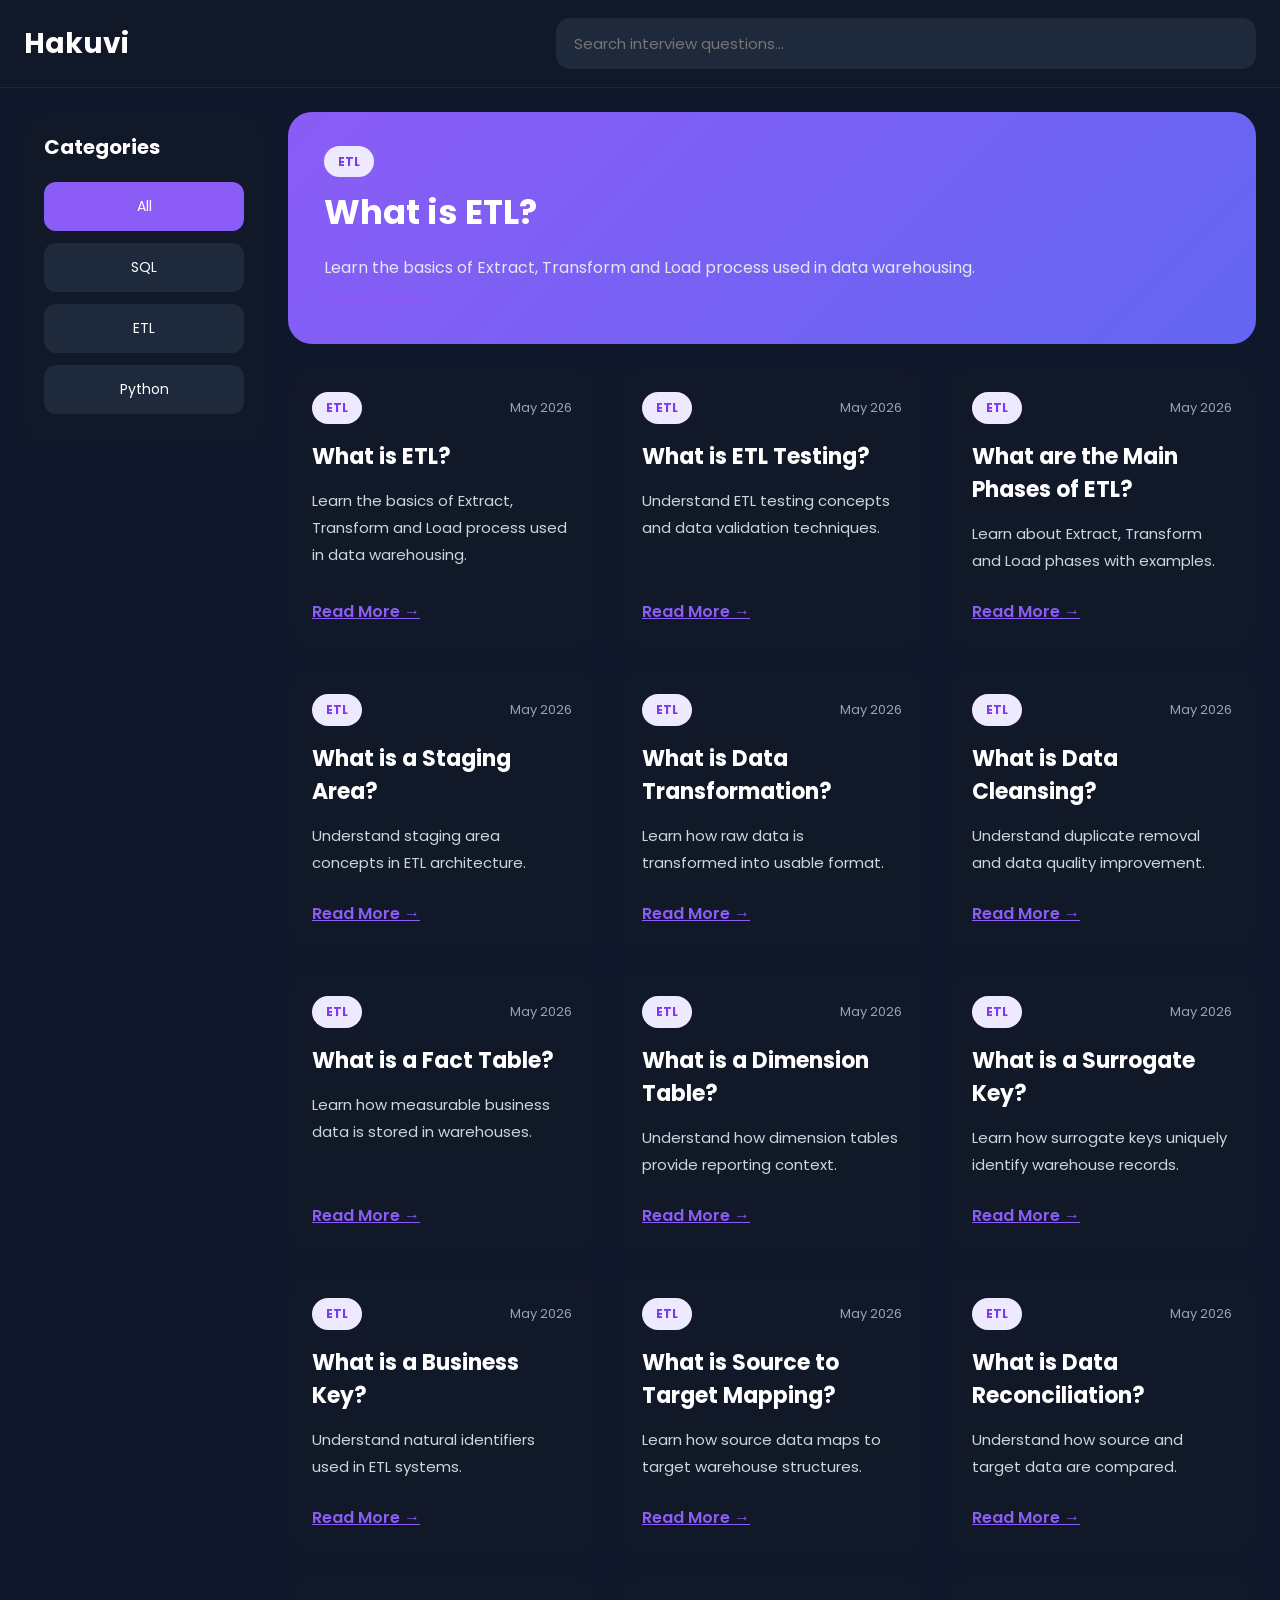
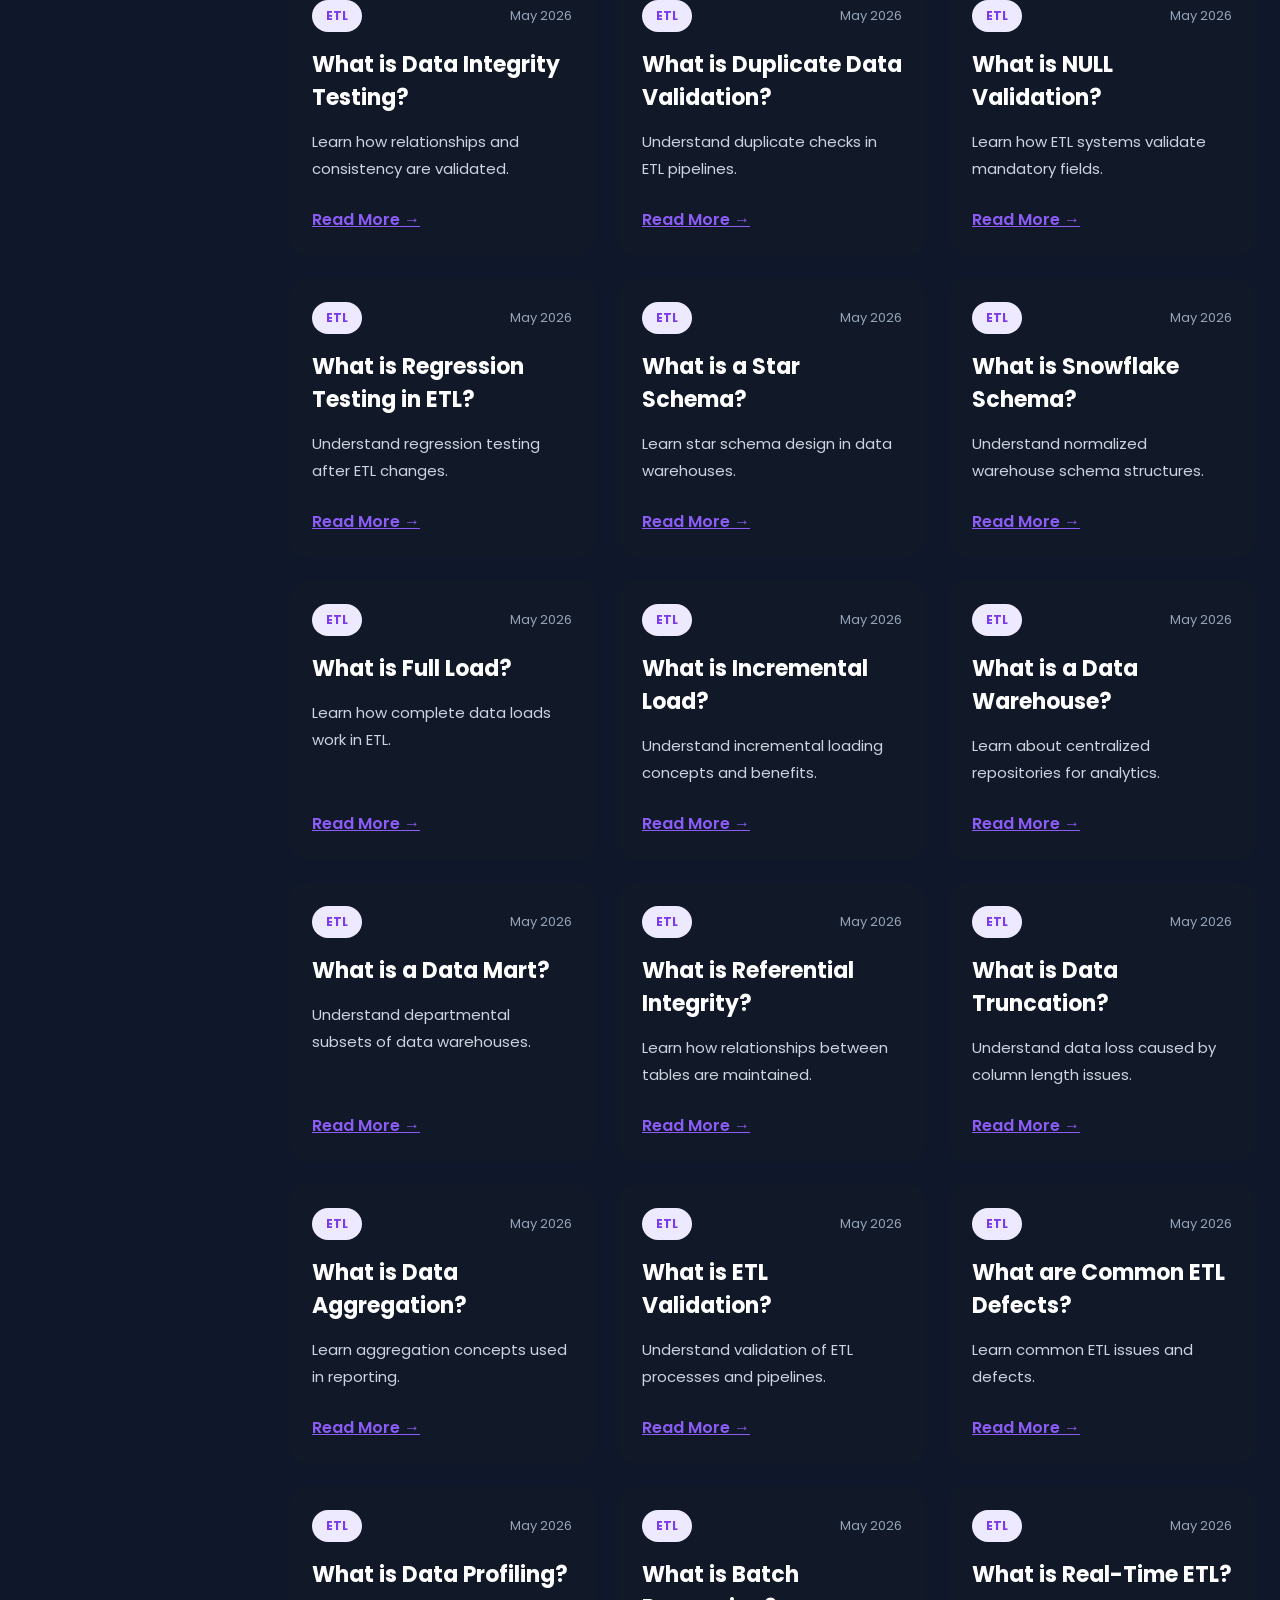
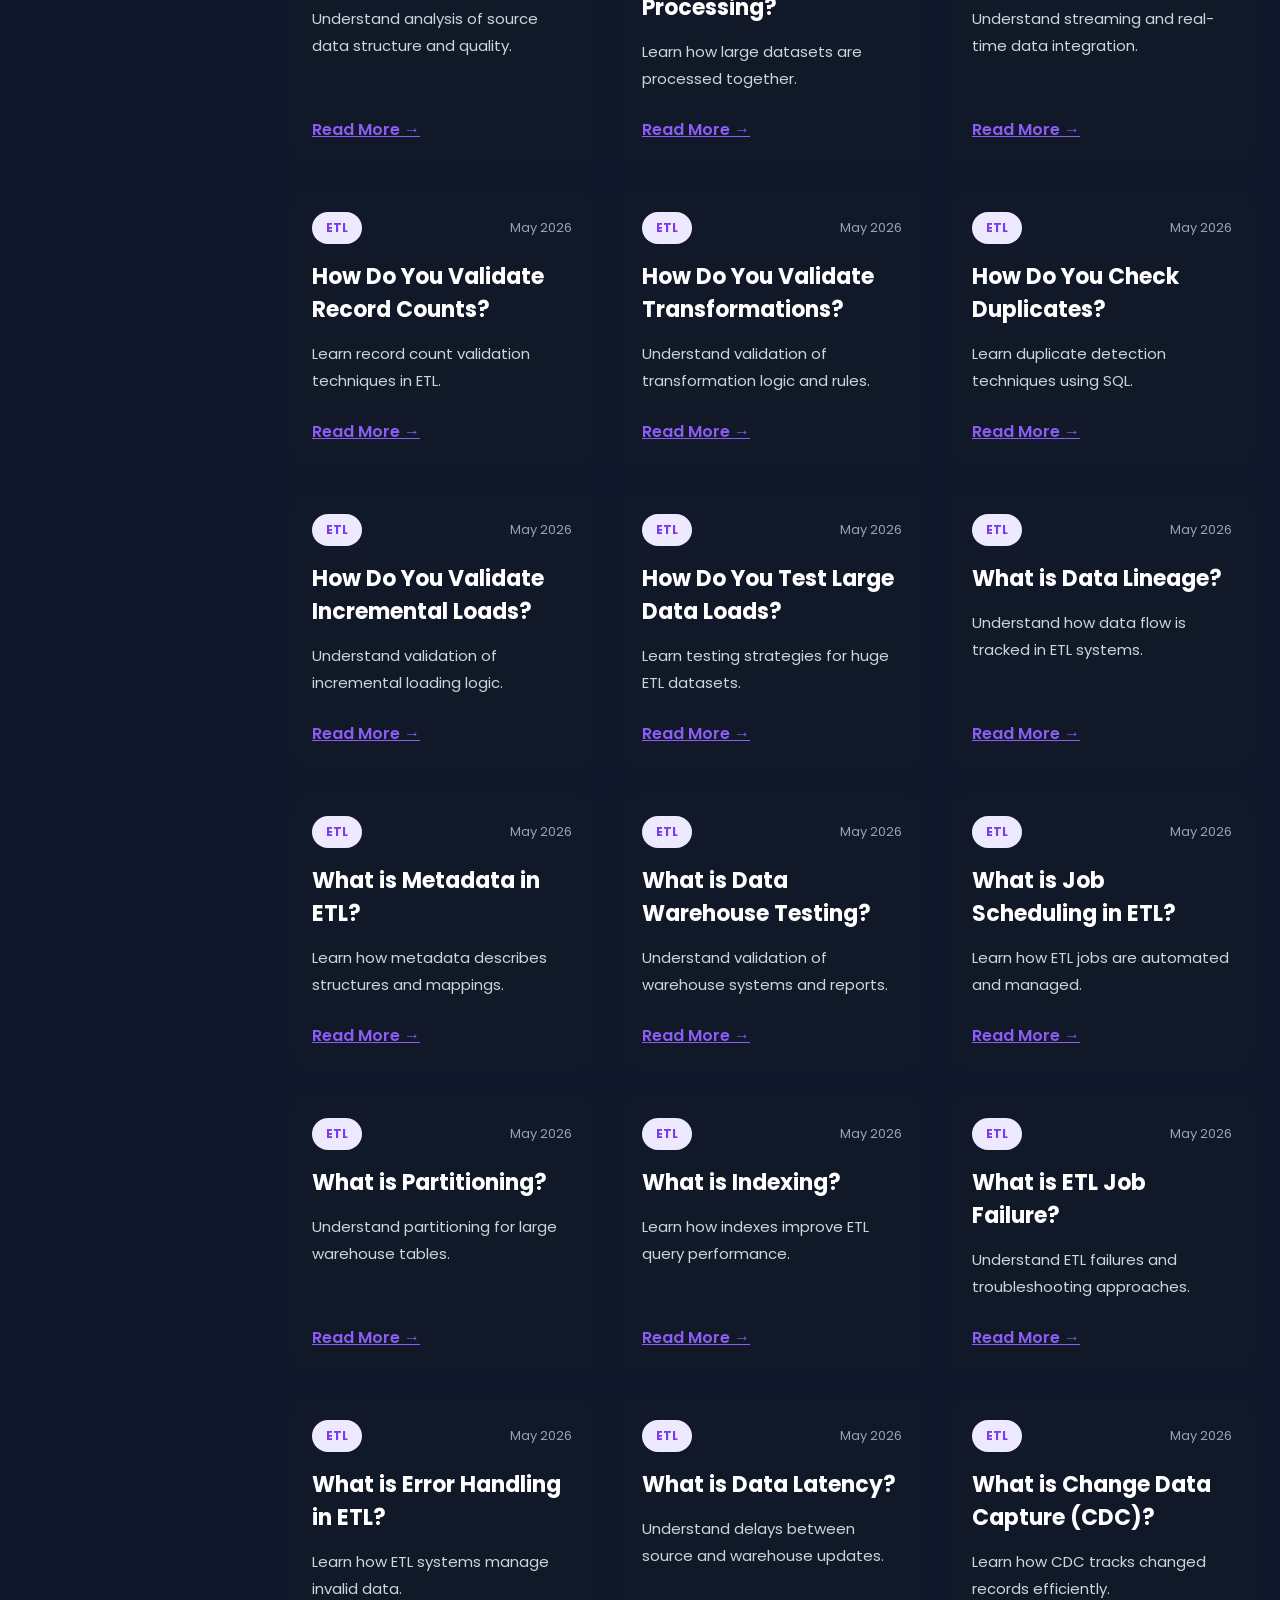
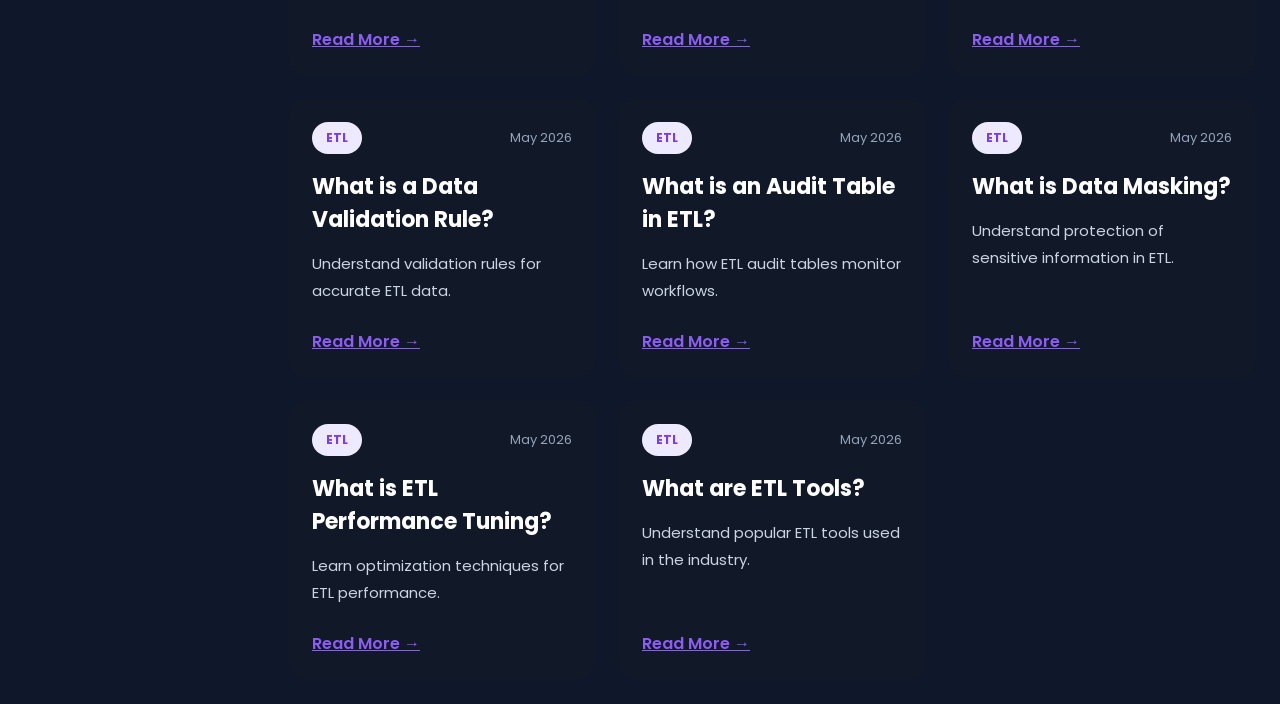
<file: index.html>
<!DOCTYPE html>
<html lang="en">

<head>

<meta charset="UTF-8">
<meta name="viewport" content="width=device-width, initial-scale=1.0">

<title>Hakuvi Interview Hub</title>

<link rel="stylesheet" href="css/style.css">

<link href="https://fonts.googleapis.com/css2?family=Poppins:wght@300;400;500;600;700&display=swap" rel="stylesheet">

</head>

<body>

<header class="topbar">

<div class="logo">
Hakuvi
</div>

<div class="search-container">

<input
type="text"
id="searchInput"
placeholder="Search interview questions...">

</div>

</header>

<main class="layout">

<aside class="sidebar">

<h3>Categories</h3>

<button class="filter-btn active"
data-category="All">

All

</button>

<button class="filter-btn"
data-category="SQL">

SQL

</button>

<button class="filter-btn"
data-category="ETL">

ETL

</button>

<button class="filter-btn"
data-category="Python">

Python

</button>

</aside>

<section class="feed">

<div id="featured-question">

</div>

<div class="questions-feed"
id="questions-container">

</div>

</section>

</main>

<script src="js/script.js"></script>

</body>

</html>
</file>
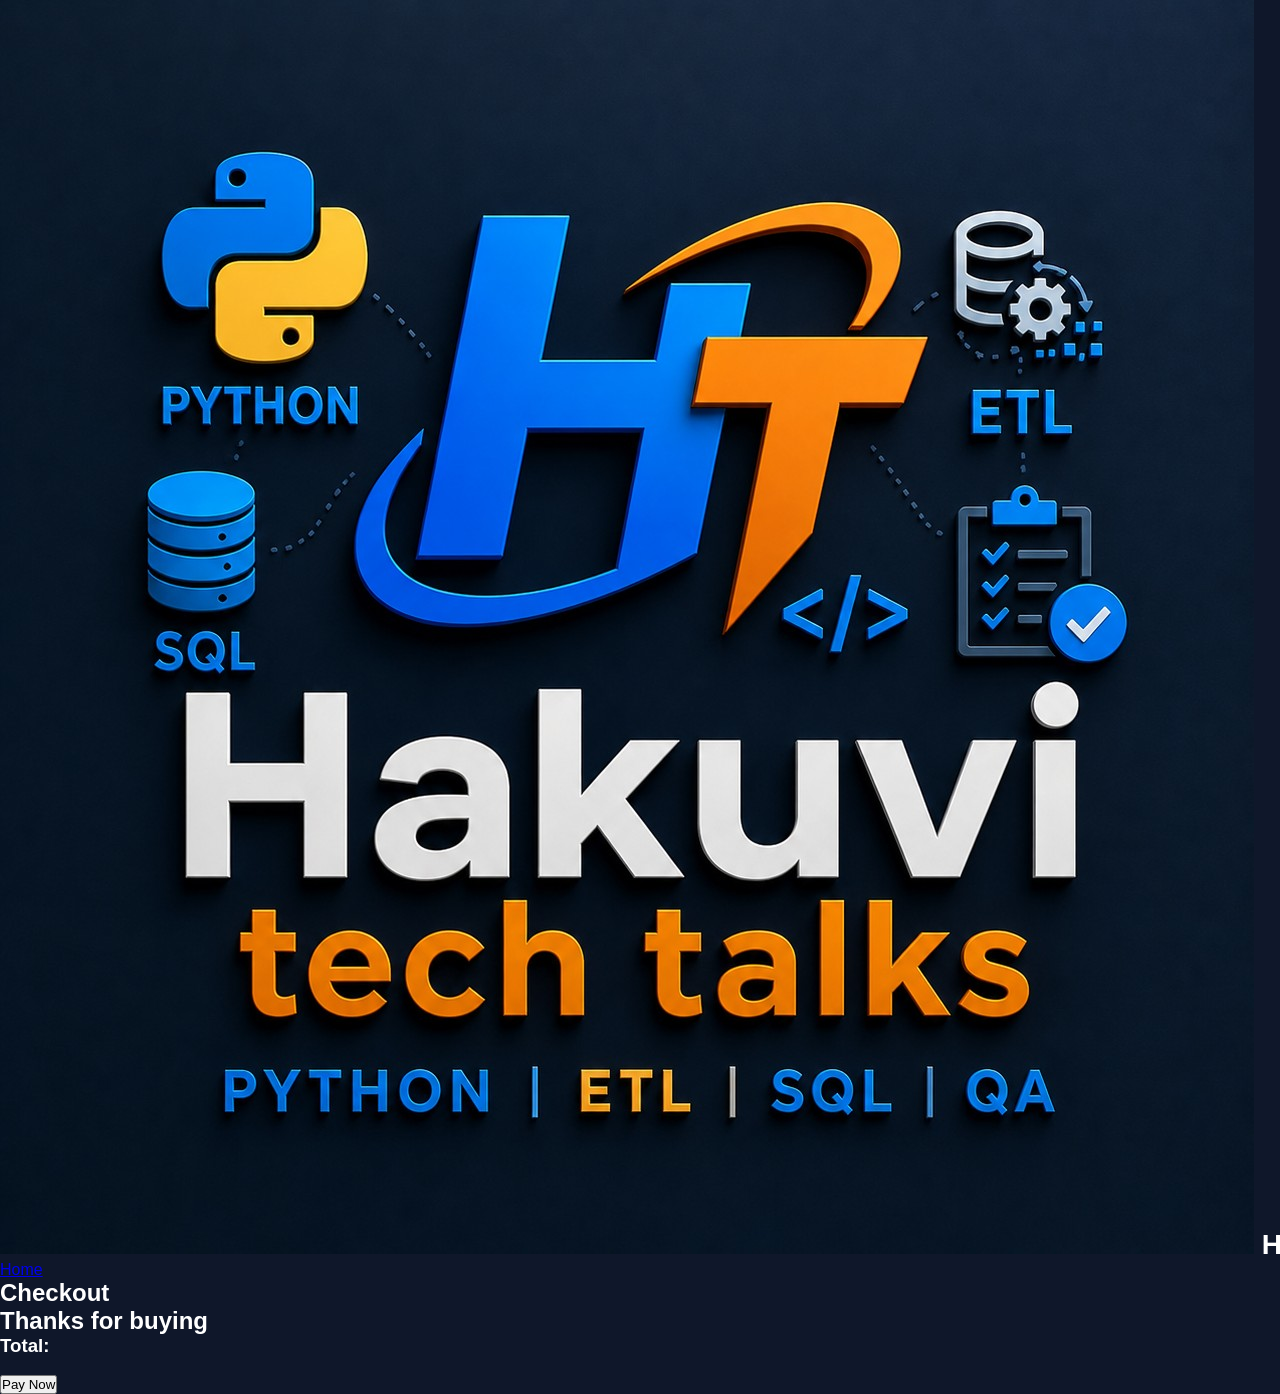
<file: checkout.html>
<!DOCTYPE html>
<html lang="en">

<head>
<meta charset="UTF-8">
<meta name="viewport" content="width=device-width, initial-scale=1.0">
<title>Checkout | Hakuvi</title>
<link rel="stylesheet" href="css/style.css">


<script src="https://checkout.razorpay.com/v1/checkout.js"></script>

</head>

<body>

<header>
  <div class="logo">
    <img src="images/logo.jpg" alt="Hakuvi Logo">
    <span>Hakuvi</span>
  </div>

  <nav>
    <a href="index.html">Home</a>
  </nav>
</header>

<section class="product-page">

<div class="checkout-box">

<h1>Checkout</h1>
<h2>Thanks for buying<h2>
<p id="product-name-text"></p>
<p id="price"></p>

<h3>Total: <span id="total"></span></h3>

<br>

<button id="confirm-btn" class="buy-btn">Pay Now</button>

</div>

</section>

<script>

const params = new URLSearchParams(window.location.search);
const id = params.get("id");

let currentProduct = null;


// 🔹 Load product securely from backend
async function loadCheckout() {

  console.log("Product ID:", id);

  if (!id) {
    alert("No product selected");
    return;
  }

  try {

    const res = await fetch(`http://localhost:3000/api/products/${id}`);
    const product = await res.json();

    if (!product || product.error) {
      alert("Product not found");
      return;
    }

    currentProduct = product;

    document.getElementById("product-name-text").innerText =
      "Product: " + product.name;

    document.getElementById("price").innerText =
      "Price: ₹" + product.price;

    document.getElementById("total").innerText =
      "₹" + product.price;

  } catch (err) {
    console.error("Load error:", err);
    alert("Failed to load product");
  }

}

loadCheckout();


// 🔹 PAYMENT FLOW
document.getElementById("confirm-btn").onclick = async function () {

  try {

    console.log("Starting payment for product:", id);

    // 1. Create order
    const res = await fetch("http://localhost:3000/create-order", {
      method: "POST",
      headers: {
        "Content-Type": "application/json"
      },
      body: JSON.stringify({
        productId: id
      })
    });

    const data = await res.json();

    if (!res.ok) {
      console.error("Server error:", data);
      alert("Server error: " + data.error);
      return;
    }

    const order = data.order;
    const product = data.product;

    console.log("Order created:", order);

    // 2. Razorpay popup
    const options = {
      key: "rzp_test_xxxxxxxx", // 🔥 replace with your real key
      amount: order.amount,
      currency: "INR",
      name: "Hakuvi",
      description: product.name,
      order_id: order.id,

      handler: async function (response) {

        console.log("Payment response:", response);

        // 3. Verify payment
        const verifyRes = await fetch("http://localhost:3000/verify-payment", {
          method: "POST",
          headers: {
            "Content-Type": "application/json"
          },
          body: JSON.stringify(response)
        });

        const result = await verifyRes.json();

        if (result.success) {
          window.location.href = "success.html?id=" + id;
        } else {
          alert("Payment verification failed");
        }
      },

      theme: {
        color: "#3399cc"
      }
    };

    const rzp = new Razorpay(options);
    rzp.open();

  } catch (err) {
    console.error("Payment error:", err);
    alert("Payment failed");
  }

};

</script>

</body>
</html>
</file>
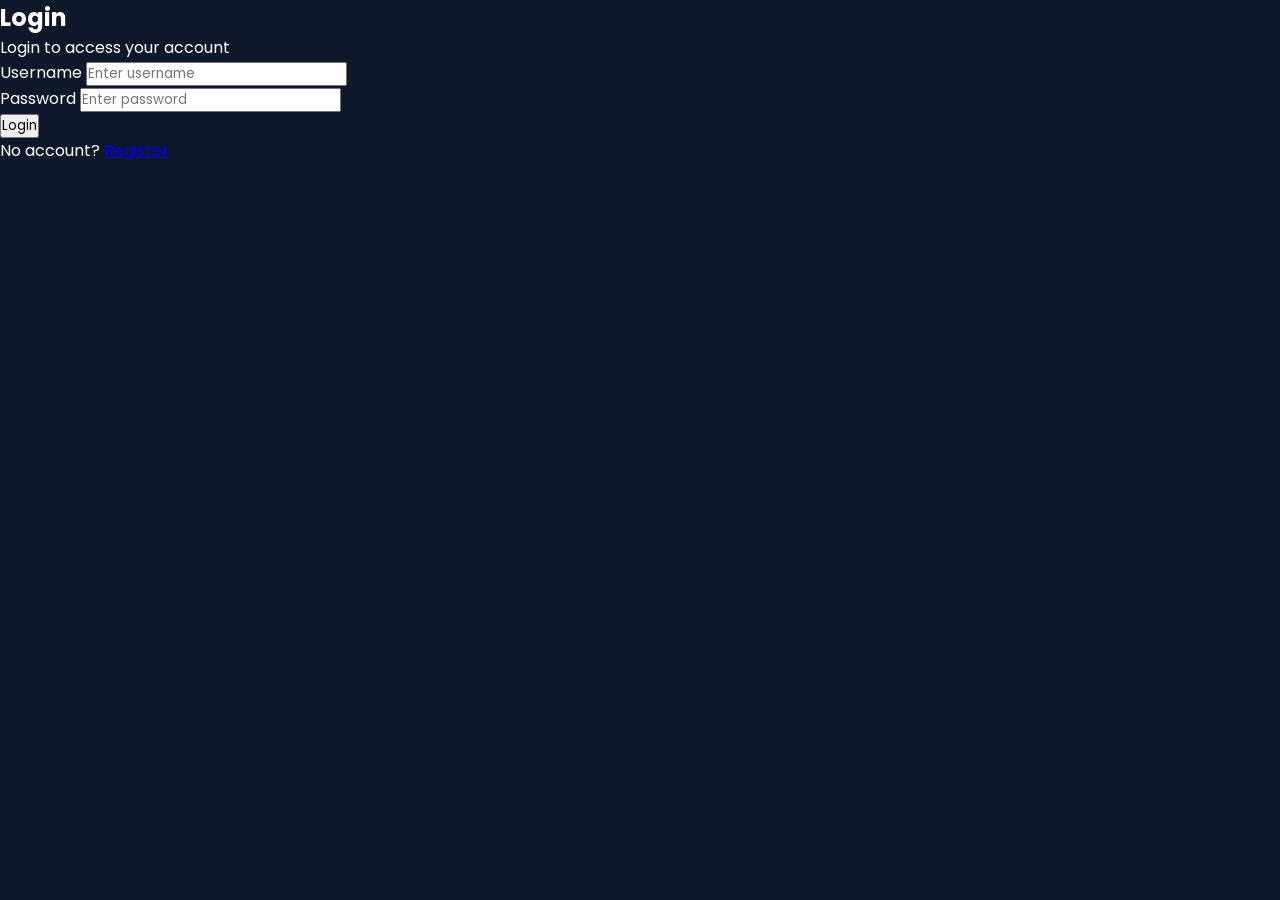
<file: login.html>
<!DOCTYPE html>
<html lang="en">

<head>

<meta charset="UTF-8">
<meta name="viewport" content="width=device-width, initial-scale=1.0">

<title>Login | Hakuvi</title>

<link rel="stylesheet" href="css/style.css">

<link href="https://fonts.googleapis.com/css2?family=Poppins:wght@300;400;600;700&display=swap" rel="stylesheet">

</head>

<body>

<div class="login-container">

<div class="login-box">

<h2>Login</h2>

<p>Login to access your account</p>

<form onsubmit="login(event)">

<div class="input-group">
<label>Username</label>
<input id="username" placeholder="Enter username" required>
</div>

<div class="input-group">
<label>Password</label>
<input id="password" type="password" placeholder="Enter password" required>
</div>

<button class="btn-login" type="submit">
Login
</button>

</form>

<p class="register-text">
No account?
<a href="register.html">Register</a>
</p>

</div>

</div>

<script>

function login(event){

event.preventDefault();

const username =
document.getElementById("username").value;

const password =
document.getElementById("password").value;

fetch("/login",{

method:"POST",

headers:{
"Content-Type":"application/json"
},

body: JSON.stringify({
username,
password
})

})
.then(res => res.json())
.then(data => {

if(data.success){

/* save login session */
localStorage.setItem("user", username);

/* go to homepage */
window.location = "index.html";

}else{

alert("Wrong username or password");

}

})
.catch(err => {

alert("Server error. Try again.");

});

}

</script>

</body>
</html>
</file>
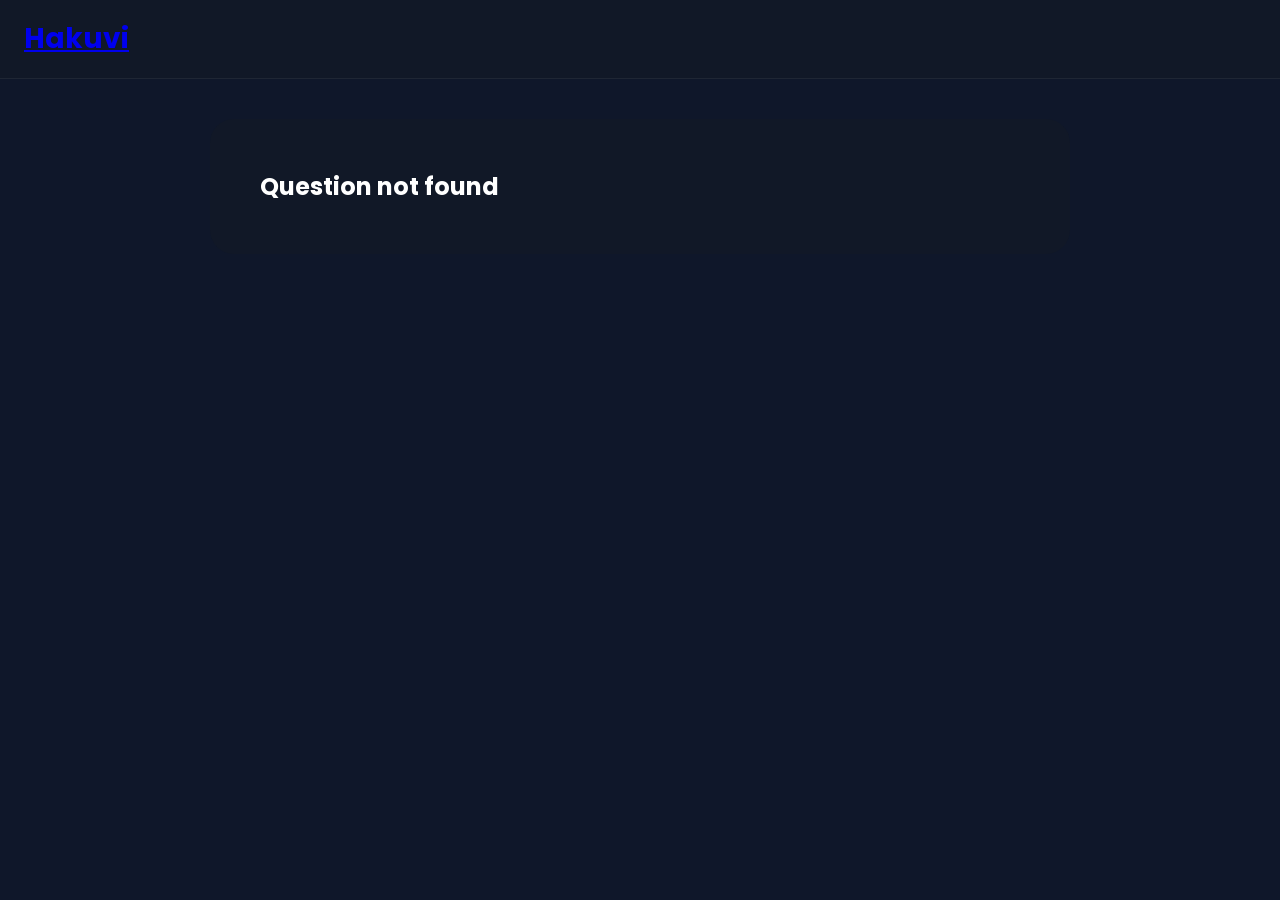
<file: post.html>
<!DOCTYPE html>
<html lang="en">

<head>

<meta charset="UTF-8">

<meta name="viewport"
content="width=device-width, initial-scale=1.0">

<title>
Hakuvi Question
</title>

<link rel="stylesheet"
href="css/style.css">

<link href="https://fonts.googleapis.com/css2?family=Poppins:wght@300;400;500;600;700&display=swap"
rel="stylesheet">

</head>

<body>

<header class="topbar">

<div class="logo">

<a href="index.html">

Hakuvi

</a>

</div>

</header>

<main class="post-layout">

<div class="post-card"
id="post-container">

Loading...

</div>

</main>

<script src="js/post.js"></script>

</body>

</html>
</file>
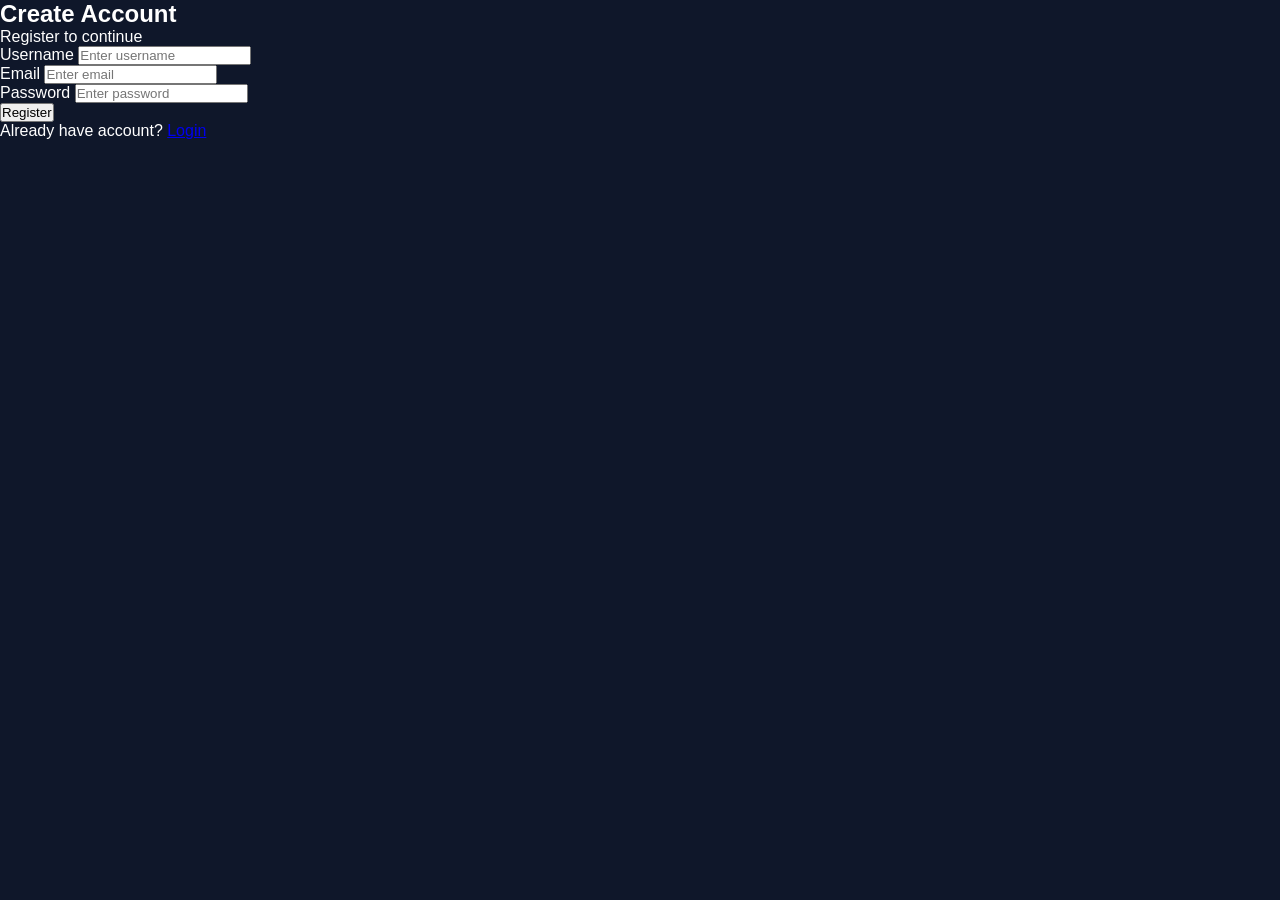
<file: register.html>
<!DOCTYPE html>
<html>
<head>

<title>Register</title>

<link rel="stylesheet" href="css/style.css">

</head>

<body>

<div class="login-container">

<div class="login-box">

<h2>Create Account</h2>

<p>Register to continue</p>


<div class="input-group">
<label>Username</label>
<input
id="username"
type="text"
placeholder="Enter username"
>
</div>


<div class="input-group">
<label>Email</label>
<input
id="email"
type="text"
placeholder="Enter email"
>
</div>


<div class="input-group">
<label>Password</label>
<input
id="password"
type="password"
placeholder="Enter password"
>
</div>


<button
class="btn-login"
onclick="register()"
>
Register
</button>


<p class="register-text">

Already have account?

<a href="login.html">

Login

</a>

</p>


</div>

</div>



<script>

function register(){

const username =
document.getElementById("username").value;

const email =
document.getElementById("email").value;

const password =
document.getElementById("password").value;


fetch("/register",{

method:"POST",

headers:{
"Content-Type":"application/json"
},

body: JSON.stringify({

username: username,
email: email,
password: password

})

})
.then(res => res.json())
.then(data => {

if(data.success){

alert("Registered successfully");

window.location = "login.html";

}else{

alert("Registration failed");

}

});

}

</script>


</body>
</html>
</file>
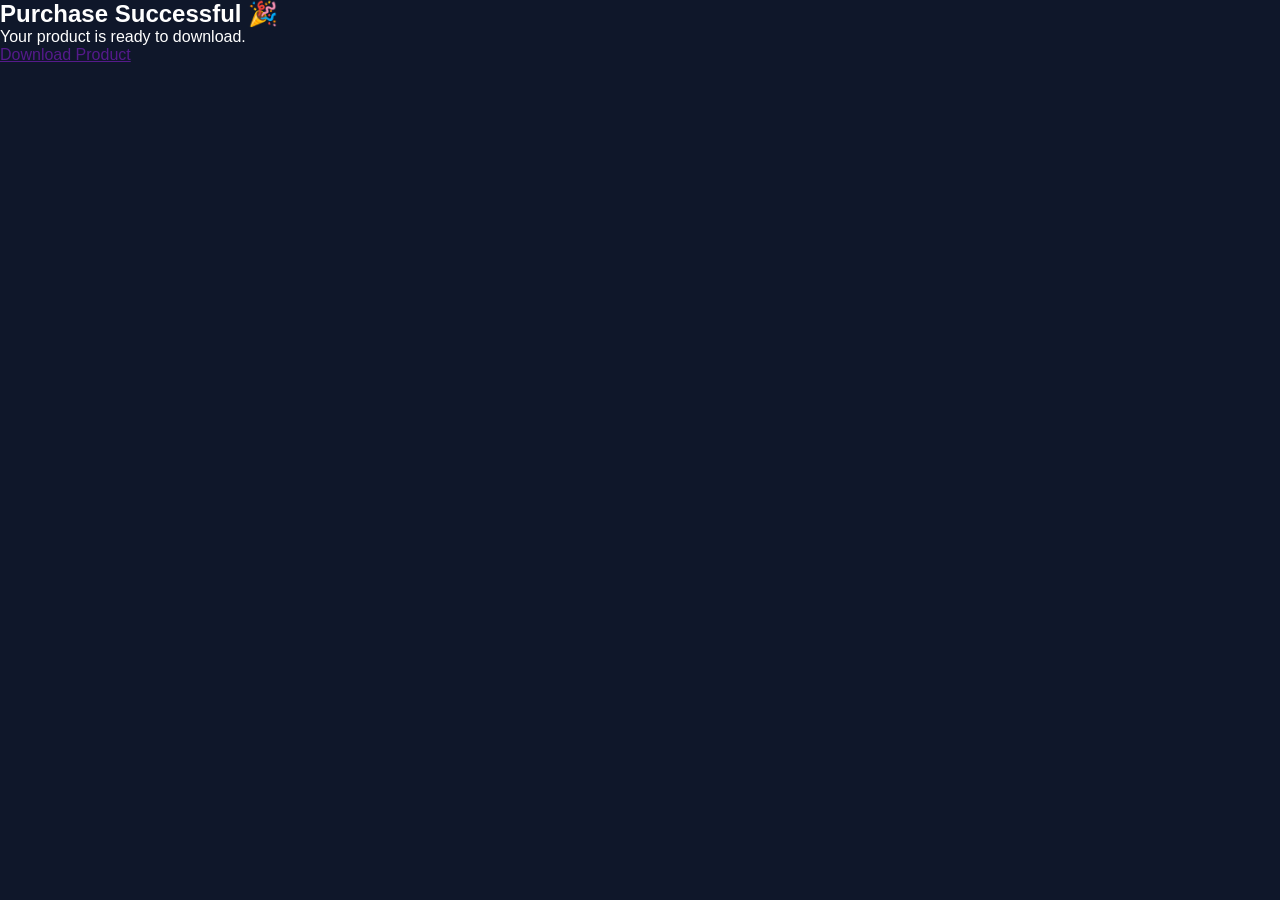
<file: success.html>
<!DOCTYPE html>
<html>
<head>
<meta charset="UTF-8">
<title>Download Product</title>
<link rel="stylesheet" href="css/style.css">
</head>

<body>

<section class="product-page">

<div class="checkout-box">

<h1>Purchase Successful 🎉</h1>

<p>Your product is ready to download.</p>

<a id="download-btn" class="buy-btn">Download Product</a>

</div>

</section>

<script>

const params = new URLSearchParams(window.location.search);
const id = params.get("id");

let file = "";

if(id == 1){
file = "downloads/sql.pdf";
}

if(id == 2){
file = "downloads/python.pdf";
}

if(id == 3){
file = "downloads/etl.pdf";
}

document.getElementById("download-btn").href = file;

</script>

</body>
</html>
</file>
<file: css/style.css>
/* =========================
RESET
========================= */

*{
margin:0;
padding:0;
box-sizing:border-box;
font-family:'Poppins',sans-serif;
}

body{
background:#0f172a;
color:#fff;
overflow-x:hidden;
}

/* =========================
HEADER
========================= */

.topbar{

position:sticky;
top:0;
z-index:1000;

display:flex;
align-items:center;
justify-content:space-between;

gap:20px;

padding:18px 24px;

background:#111827;

border-bottom:
1px solid rgba(255,255,255,0.06);

}

/* =========================
LOGO
========================= */

.logo{

font-size:28px;
font-weight:700;

white-space:nowrap;

}

/* =========================
SEARCH
========================= */

.search-container{

flex:1;
max-width:700px;

}

.search-container input{

width:100%;

padding:14px 18px;

border:none;
outline:none;

border-radius:14px;

background:#1e293b;

color:white;

font-size:15px;

}

/* =========================
MAIN LAYOUT
========================= */

.layout{

display:grid;

grid-template-columns:
240px minmax(0,1fr);

gap:24px;

padding:24px;

max-width:1400px;

margin:auto;

align-items:start;

}

/* =========================
SIDEBAR
========================= */

.sidebar{

background:#111827;

border-radius:20px;

padding:20px;

position:sticky;
top:90px;

}

.sidebar h3{

margin-bottom:20px;

font-size:20px;

}

/* =========================
FILTER BUTTONS
========================= */

.filter-btn{

width:100%;

padding:14px;

margin-bottom:12px;

border:none;

border-radius:12px;

background:#1e293b;

color:white;

cursor:pointer;

font-size:14px;

transition:0.3s;

}

.filter-btn:hover,
.filter-btn.active{

background:#8b5cf6;

}

/* =========================
FEED
========================= */

.feed{

display:flex;
flex-direction:column;

gap:24px;

min-width:0;

}

/* =========================
FEATURED CARD
========================= */

.featured-card{

background:
linear-gradient(
135deg,
#8b5cf6,
#6366f1
);

padding:36px;

border-radius:24px;

}

.featured-card h2{

font-size:34px;

line-height:1.4;

margin:16px 0;

}

.featured-card p{

line-height:1.9;

color:#e2e8f0;

max-width:800px;

}

/* =========================
QUESTIONS GRID
========================= */

.questions-feed{

display:grid;

grid-template-columns:
repeat(auto-fill,minmax(300px,1fr));

gap:22px;

}

/* =========================
QUESTION CARD
========================= */

.question-card{

background:#111827;

border-radius:20px;

padding:24px;

display:flex;
flex-direction:column;

min-height:280px;

transition:0.3s;

}

.question-card:hover{

transform:translateY(-5px);

}

/* =========================
CARD TOP
========================= */

.card-top{

display:flex;
justify-content:space-between;
align-items:center;

margin-bottom:16px;

}

/* =========================
BADGE
========================= */

.badge{

padding:7px 14px;

border-radius:30px;

background:#ede9fe;

color:#7c3aed;

font-size:12px;
font-weight:700;

}

/* =========================
DATE
========================= */

.date{

font-size:13px;

color:#94a3b8;

}

/* =========================
TITLE
========================= */

.question-card h3{

font-size:22px;

line-height:1.5;

margin-bottom:14px;

}

/* =========================
DESCRIPTION
========================= */

.question-card p{

color:#cbd5e1;

line-height:1.8;

font-size:15px;

margin-bottom:24px;

flex:1;

}

/* =========================
READ BUTTON
========================= */

.read-btn{

color:#8b5cf6;

font-weight:600;

margin-top:auto;

}

/* =========================
POST PAGE
========================= */

.post-layout{

max-width:900px;

margin:auto;

padding:40px 20px;

}

.post-card{

background:#111827;

padding:50px;

border-radius:24px;

}

.post-card h1{

font-size:42px;

line-height:1.4;

margin:20px 0;

}

.post-date{

color:#94a3b8;

margin-bottom:30px;

}

.post-content{

font-size:18px;

line-height:2.1;

color:#e2e8f0;

}

/* =========================
BACK BUTTON
========================= */

.back-btn{

display:inline-block;

margin-top:35px;

color:#8b5cf6;

font-weight:600;

}

/* =========================
MOBILE
========================= */

@media(max-width:950px){

.layout{

grid-template-columns:1fr;

}

.sidebar{

position:static;

display:flex;

gap:10px;

overflow-x:auto;

}

.sidebar h3{
display:none;
}

.filter-btn{

min-width:120px;

margin:0;

}

}

@media(max-width:768px){

.topbar{

flex-direction:column;
align-items:stretch;

}

.search-container{
max-width:100%;
}

.questions-feed{

grid-template-columns:1fr;

}

.featured-card h2{
font-size:28px;
}

.post-card{

padding:30px 22px;

}

.post-card h1{

font-size:34px;

}

.post-content{

font-size:16px;

}

}
</file>
